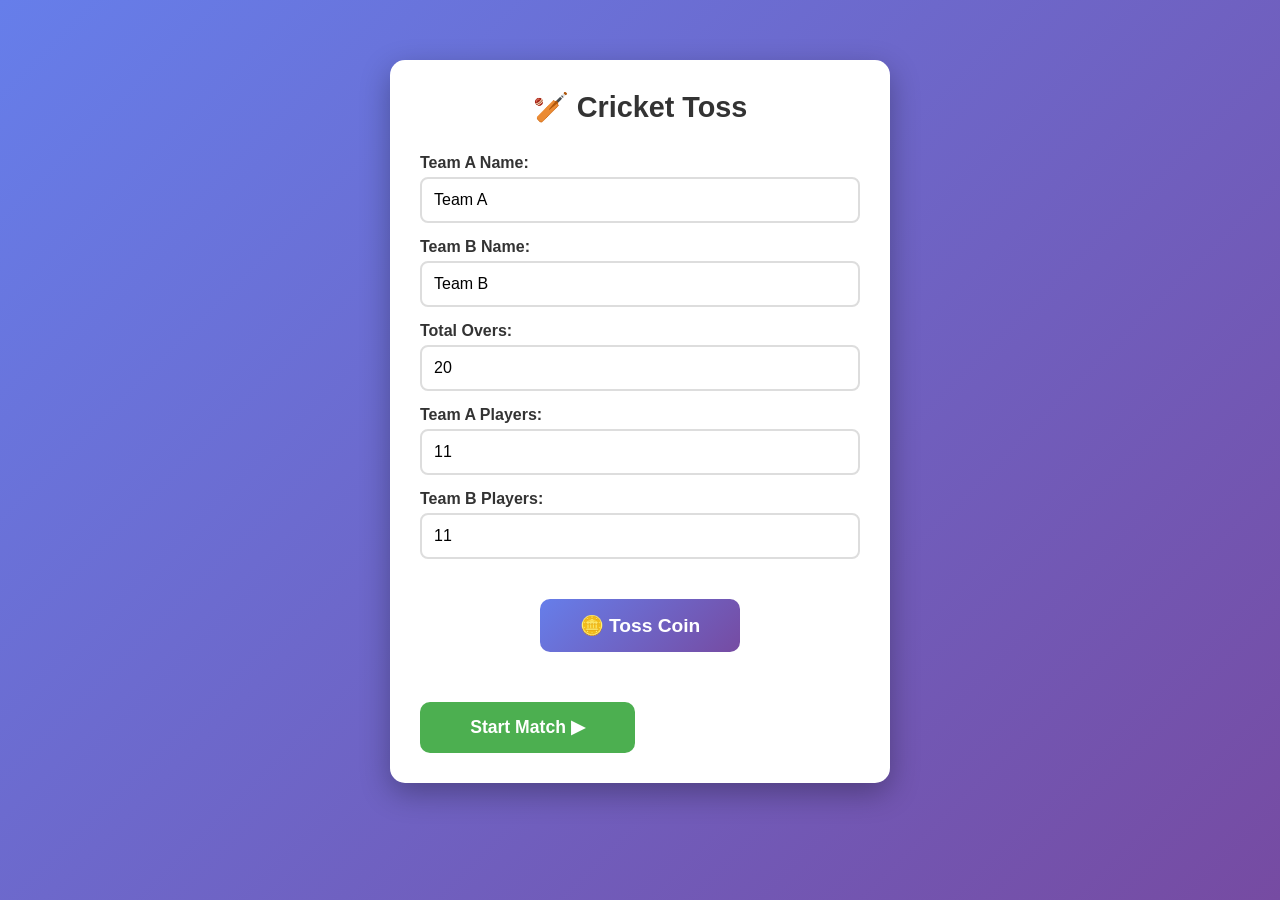
<file: index.html>
<!DOCTYPE html>
<html lang="en">
<head>
    <meta charset="UTF-8">
    <meta name="viewport" content="width=device-width, initial-scale=1.0">
    <title>Cricket Toss - ScoreLK</title>
    <link rel="stylesheet" href="styles.css">
    <style>
        .toss-container {
            max-width: 500px;
            margin: 50px auto;
            background: white;
            border-radius: 15px;
            padding: 30px;
            box-shadow: 0 10px 30px rgba(0, 0, 0, 0.3);
            text-align: center;
        }

        .toss-container h1 {
            color: #333;
            margin-bottom: 30px;
        }

        .team-inputs {
            margin-bottom: 30px;
        }

        .input-group {
            margin-bottom: 15px;
        }

        .input-group label {
            display: block;
            color: #333;
            font-weight: bold;
            margin-bottom: 5px;
            text-align: left;
        }

        .input-group input {
            width: 100%;
            padding: 12px;
            border: 2px solid #ddd;
            border-radius: 8px;
            font-size: 1em;
            transition: border-color 0.3s;
        }

        .input-group input:focus {
            outline: none;
            border-color: #667eea;
        }

        .toss-btn {
            background: linear-gradient(135deg, #667eea 0%, #764ba2 100%);
            color: white;
            border: none;
            padding: 15px 40px;
            border-radius: 10px;
            font-size: 1.2em;
            font-weight: bold;
            cursor: pointer;
            margin: 10px;
            transition: transform 0.3s, box-shadow 0.3s;
        }

        .toss-btn:hover {
            transform: translateY(-2px);
            box-shadow: 0 5px 15px rgba(0, 0, 0, 0.3);
        }

        .toss-btn:active {
            transform: translateY(0);
        }

        .toss-result {
            margin: 30px 0;
            padding: 20px;
            background: #f0f0f0;
            border-radius: 10px;
            min-height: 100px;
            display: none;
        }

        .toss-result.show {
            display: block;
            animation: fadeIn 0.5s;
        }

        @keyframes fadeIn {
            from { opacity: 0; transform: scale(0.9); }
            to { opacity: 1; transform: scale(1); }
        }

        .toss-result h2 {
            color: #667eea;
            margin-bottom: 10px;
            font-size: 1.5em;
        }

        .toss-result p {
            color: #333;
            font-size: 1.1em;
        }

        .coin-animation {
            font-size: 4em;
            margin: 20px 0;
            animation: flip 1s ease-in-out;
        }

        @keyframes flip {
            0% { transform: rotateY(0deg); }
            100% { transform: rotateY(1800deg); }
        }

        .action-buttons {
            margin-top: 20px;
        }

        .btn-start-match {
            background: #4CAF50;
            color: white;
            text-decoration: none;
            padding: 15px 30px;
            border-radius: 10px;
            font-size: 1.1em;
            font-weight: bold;
            display: inline-block;
            margin-top: 20px;
            transition: background 0.3s;
        }

        .btn-start-match:hover {
            background: #45a049;
        }
    </style>
</head>
<body>
    <div class="toss-container">
        <h1>🏏 Cricket Toss</h1>
        
        <div class="team-inputs">
            <div class="input-group">
                <label for="teamAInput">Team A Name:</label>
                <input type="text" id="teamAInput" placeholder="Enter Team A name" value="Team A">
            </div>
            
            <div class="input-group">
                <label for="teamBInput">Team B Name:</label>
                <input type="text" id="teamBInput" placeholder="Enter Team B name" value="Team B">
            </div>

            <div class="input-group">
                <label for="totalOvers">Total Overs:</label>
                <input type="number" id="totalOvers" placeholder="Enter overs (e.g., 20)" value="20" min="1" max="50">
            </div>

            <div class="input-group">
                <label for="teamAPlayers">Team A Players:</label>
                <input type="number" id="teamAPlayers" placeholder="Number of players" value="11" min="1" max="11">
            </div>

            <div class="input-group">
                <label for="teamBPlayers">Team B Players:</label>
                <input type="number" id="teamBPlayers" placeholder="Number of players" value="11" min="1" max="11">
            </div>
        </div>

        <button class="toss-btn" id="tossBtn">🪙 Toss Coin</button>

        <div class="toss-result" id="tossResult">
            <div class="coin-animation" id="coinAnimation">🪙</div>
            <h2 id="winnerText"></h2>
            <p id="resultText"></p>
            
            <div id="battingChoice" style="margin-top: 20px; display: none;">
                <h3 style="color: #333; margin-bottom: 15px;">Choose who bats first:</h3>
                <button class="toss-btn" id="teamABatsBtn" style="font-size: 1em; padding: 10px 20px;">Team A Bats First</button>
                <button class="toss-btn" id="teamBBatsBtn" style="font-size: 1em; padding: 10px 20px;">Team B Bats First</button>
            </div>
        </div>

        <div class="action-buttons">
            <a href="score.html" class="btn-start-match" id="startMatchBtn">Start Match ▶</a>
        </div>
    </div>

    <script>
        const teamAInput = document.getElementById('teamAInput');
        const teamBInput = document.getElementById('teamBInput');
        const totalOvers = document.getElementById('totalOvers');
        const teamAPlayers = document.getElementById('teamAPlayers');
        const teamBPlayers = document.getElementById('teamBPlayers');
        const tossBtn = document.getElementById('tossBtn');
        const tossResult = document.getElementById('tossResult');
        const winnerText = document.getElementById('winnerText');
        const resultText = document.getElementById('resultText');
        const coinAnimation = document.getElementById('coinAnimation');
        const battingChoice = document.getElementById('battingChoice');
        const teamABatsBtn = document.getElementById('teamABatsBtn');
        const teamBBatsBtn = document.getElementById('teamBBatsBtn');

        // Load saved values
        teamAInput.value = localStorage.getItem('teamAName') || 'Team A';
        teamBInput.value = localStorage.getItem('teamBName') || 'Team B';
        totalOvers.value = localStorage.getItem('totalOvers') || '20';
        teamAPlayers.value = localStorage.getItem('teamAPlayers') || '11';
        teamBPlayers.value = localStorage.getItem('teamBPlayers') || '11';

        tossBtn.addEventListener('click', () => {
            // Save all match settings
            const teamA = teamAInput.value.trim() || 'Team A';
            const teamB = teamBInput.value.trim() || 'Team B';
            const overs = parseInt(totalOvers.value) || 20;
            const playersA = parseInt(teamAPlayers.value) || 11;
            const playersB = parseInt(teamBPlayers.value) || 11;
            
            localStorage.setItem('teamAName', teamA);
            localStorage.setItem('teamBName', teamB);
            localStorage.setItem('totalOvers', overs);
            localStorage.setItem('teamAPlayers', playersA);
            localStorage.setItem('teamBPlayers', playersB);

            // Hide result during animation
            tossResult.classList.remove('show');
            battingChoice.style.display = 'none';
            
            // Random toss
            setTimeout(() => {
                const winner = Math.random() < 0.5 ? teamA : teamB;
                
                winnerText.textContent = `${winner} won the toss!`;
                resultText.textContent = `Match: ${overs} overs | ${teamA}: ${playersA} players | ${teamB}: ${playersB} players`;
                
                // Show result with animation
                coinAnimation.style.animation = 'none';
                setTimeout(() => {
                    coinAnimation.style.animation = 'flip 1s ease-in-out';
                    tossResult.classList.add('show');
                    battingChoice.style.display = 'block';
                }, 10);
            }, 100);
        });

        // Batting choice buttons
        teamABatsBtn.addEventListener('click', () => {
            const teamA = teamAInput.value.trim() || 'Team A';
            localStorage.setItem('battingFirst', 'A');
            alert(`${teamA} will bat first!`);
        });

        teamBBatsBtn.addEventListener('click', () => {
            const teamB = teamBInput.value.trim() || 'Team B';
            localStorage.setItem('battingFirst', 'B');
            alert(`${teamB} will bat first!`);
        });
    </script>
</body>
</html>
</file>
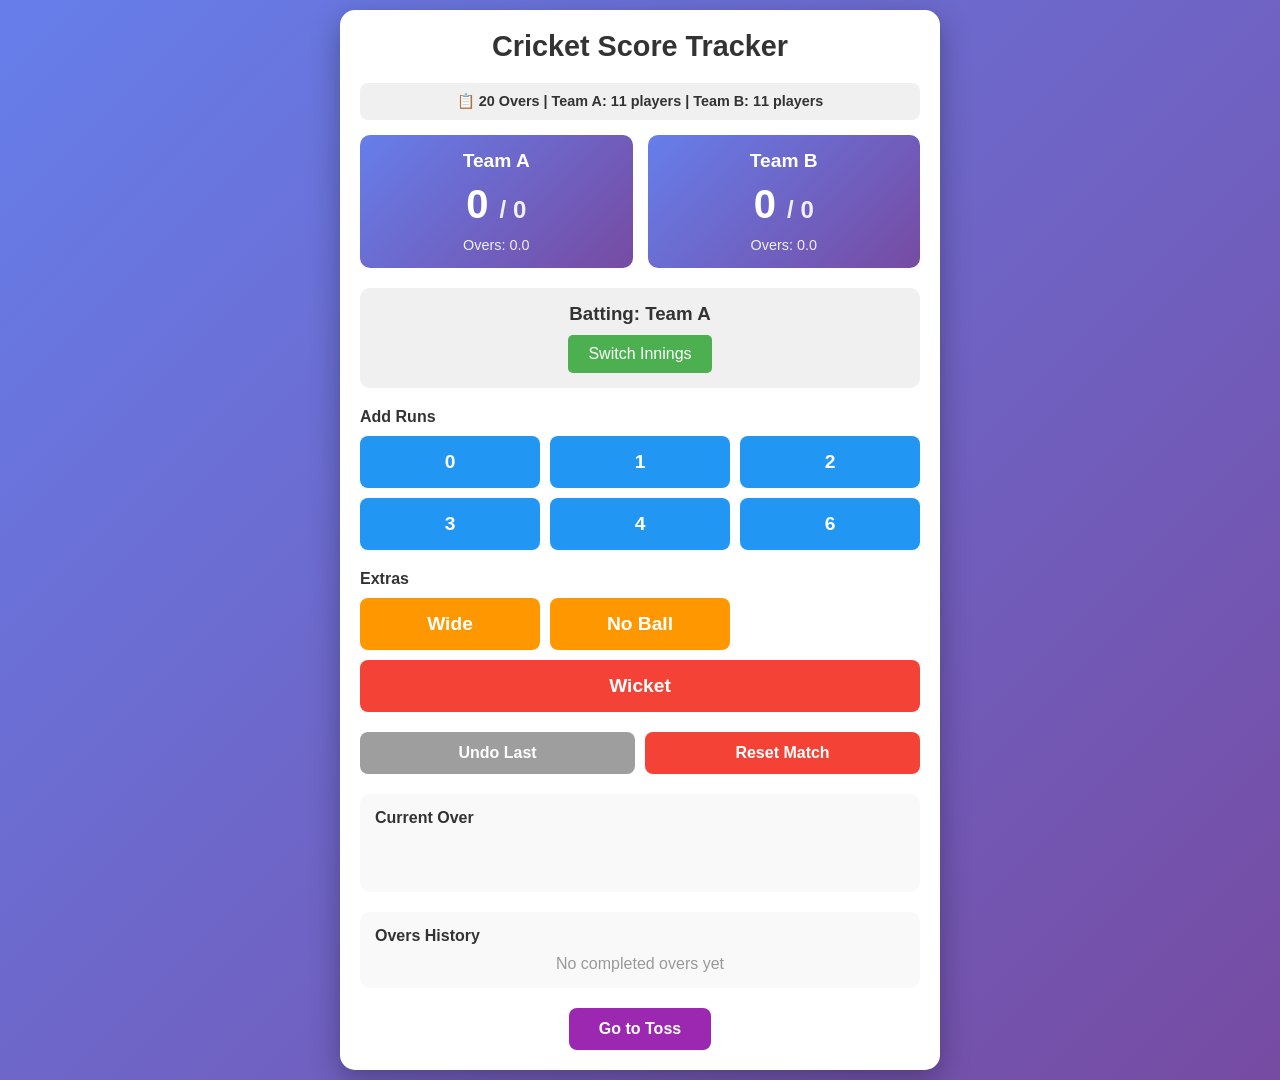
<file: score.html>
<!DOCTYPE html>
<html lang="en">
<head>
    <meta charset="UTF-8">
    <meta name="viewport" content="width=device-width, initial-scale=1.0">
    <title>Cricket Score Tracker</title>
    <link rel="stylesheet" href="styles.css">
</head>
<body>
    <div class="container">
        <h1>Cricket Score Tracker</h1>
        
        <div class="match-settings">
            <p>📋 <span id="matchOvers">20</span> Overs | <span id="teamANameSettings">Team A</span>: <span id="teamAPlayerCount">11</span> players | <span id="teamBNameSettings">Team B</span>: <span id="teamBPlayerCount">11</span> players</p>
        </div>

        <div class="match-info">
            <div class="team-display">
                <div class="team team-a">
                    <h2 id="teamAName">Team A</h2>
                    <div class="score-display">
                        <span class="runs" id="teamARuns">0</span>
                        <span class="wickets">/ <span id="teamAWickets">0</span></span>
                    </div>
                    <div class="overs">Overs: <span id="teamAOvers">0.0</span></div>
                </div>
                
                <div class="team team-b">
                    <h2 id="teamBName">Team B</h2>
                    <div class="score-display">
                        <span class="runs" id="teamBRuns">0</span>
                        <span class="wickets">/ <span id="teamBWickets">0</span></span>
                    </div>
                    <div class="overs">Overs: <span id="teamBOvers">0.0</span></div>
                </div>
            </div>
        </div>

        <div class="batting-team">
            <h3>Batting: <span id="battingTeam">Team A</span></h3>
            <button id="switchTeam" class="btn-switch">Switch Innings</button>
        </div>

        <div class="instruction-banner" id="instructionBanner" style="display: none;">
            <p>🎯 Now click a run button to add runs on the extra</p>
        </div>

        <div class="controls">
            <div class="runs-buttons">
                <h4>Add Runs</h4>
                <div class="button-grid">
                    <button class="btn-run" data-runs="0">0</button>
                    <button class="btn-run" data-runs="1">1</button>
                    <button class="btn-run" data-runs="2">2</button>
                    <button class="btn-run" data-runs="3">3</button>
                    <button class="btn-run" data-runs="4">4</button>
                    <button class="btn-run" data-runs="6">6</button>
                </div>
            </div>

            <div class="extras-buttons">
                <h4>Extras</h4>
                <div class="button-grid">
                    <button class="btn-extra" data-extra="wide">Wide</button>
                    <button class="btn-extra" data-extra="noball">No Ball</button>
                    <button class="btn-wicket">Wicket</button>
                </div>
            </div>

            <div class="action-buttons">
                <button id="undoBtn" class="btn-undo">Undo Last</button>
                <button id="resetBtn" class="btn-reset">Reset Match</button>
            </div>
        </div>

        <div class="current-over">
            <h4>Current Over</h4>
            <div id="overBalls" class="balls-display"></div>
        </div>

        <div class="overs-history">
            <h4>Overs History</h4>
            <div id="oversHistory" class="history-display"></div>
        </div>

        <div class="toss-link">
            <a href="index.html" class="btn-toss">Go to Toss</a>
        </div>
    </div>

    <script src="script.js"></script>
</body>
</html>
</file>
<file: styles.css>
* {
    margin: 0;
    padding: 0;
    box-sizing: border-box;
}

body {
    font-family: 'Segoe UI', Tahoma, Geneva, Verdana, sans-serif;
    background: linear-gradient(135deg, #667eea 0%, #764ba2 100%);
    min-height: 100vh;
    padding: 10px;
}

.container {
    max-width: 600px;
    margin: 0 auto;
    background: white;
    border-radius: 15px;
    padding: 20px;
    box-shadow: 0 10px 30px rgba(0, 0, 0, 0.3);
}

h1 {
    text-align: center;
    color: #333;
    margin-bottom: 20px;
    font-size: 1.8em;
}

.match-settings {
    text-align: center;
    background: #f0f0f0;
    padding: 10px;
    border-radius: 8px;
    margin-bottom: 15px;
    color: #333;
    font-weight: bold;
    font-size: 0.9em;
}

.match-info {
    margin-bottom: 20px;
}

.team-display {
    display: grid;
    grid-template-columns: 1fr 1fr;
    gap: 15px;
}

.team {
    background: linear-gradient(135deg, #667eea 0%, #764ba2 100%);
    padding: 15px;
    border-radius: 10px;
    color: white;
    text-align: center;
}

.team h2 {
    font-size: 1.2em;
    margin-bottom: 10px;
}

.score-display {
    font-size: 2.5em;
    font-weight: bold;
    margin: 10px 0;
}

.score-display .runs {
    color: #fff;
}

.score-display .wickets {
    font-size: 0.6em;
    opacity: 0.9;
}

.overs {
    font-size: 0.9em;
    opacity: 0.9;
}

.batting-team {
    text-align: center;
    margin: 20px 0;
    padding: 15px;
    background: #f0f0f0;
    border-radius: 10px;
}

.batting-team h3 {
    margin-bottom: 10px;
    color: #333;
}

.instruction-banner {
    background: #FF9800;
    color: white;
    padding: 10px;
    border-radius: 8px;
    text-align: center;
    margin: 10px 0;
    font-weight: bold;
    animation: pulse 1.5s infinite;
}

@keyframes pulse {
    0%, 100% { opacity: 1; }
    50% { opacity: 0.7; }
}

.btn-switch {
    background: #4CAF50;
    color: white;
    border: none;
    padding: 10px 20px;
    border-radius: 5px;
    font-size: 1em;
    cursor: pointer;
    transition: background 0.3s;
}

.btn-switch:hover {
    background: #45a049;
}

.controls {
    margin: 20px 0;
}

.runs-buttons, .extras-buttons {
    margin-bottom: 20px;
}

.controls h4 {
    color: #333;
    margin-bottom: 10px;
}

.button-grid {
    display: grid;
    grid-template-columns: repeat(3, 1fr);
    gap: 10px;
}

.btn-run, .btn-extra, .btn-wicket {
    padding: 15px;
    font-size: 1.2em;
    font-weight: bold;
    border: none;
    border-radius: 8px;
    cursor: pointer;
    transition: transform 0.1s, box-shadow 0.1s;
}

.btn-run {
    background: #2196F3;
    color: white;
}

.btn-run:active {
    transform: scale(0.95);
    box-shadow: 0 2px 5px rgba(0, 0, 0, 0.2);
}

.btn-extra {
    background: #FF9800;
    color: white;
}

.btn-extra:active {
    transform: scale(0.95);
}

.btn-wicket {
    background: #f44336;
    color: white;
    grid-column: span 3;
}

.btn-wicket:active {
    transform: scale(0.95);
}

.action-buttons {
    display: grid;
    grid-template-columns: 1fr 1fr;
    gap: 10px;
    margin-top: 20px;
}

.btn-undo, .btn-reset {
    padding: 12px;
    font-size: 1em;
    border: none;
    border-radius: 8px;
    cursor: pointer;
    font-weight: bold;
}

.btn-undo {
    background: #9E9E9E;
    color: white;
}

.btn-reset {
    background: #f44336;
    color: white;
}

.current-over {
    margin: 20px 0;
    padding: 15px;
    background: #f9f9f9;
    border-radius: 10px;
}

.current-over h4 {
    color: #333;
    margin-bottom: 10px;
}

.balls-display {
    display: flex;
    flex-wrap: wrap;
    gap: 8px;
    min-height: 40px;
}

.overs-history {
    margin: 20px 0;
    padding: 15px;
    background: #f9f9f9;
    border-radius: 10px;
    max-height: 300px;
    overflow-y: auto;
}

.overs-history h4 {
    color: #333;
    margin-bottom: 10px;
}

.history-display {
    display: flex;
    flex-direction: column;
    gap: 10px;
}

.over-row {
    background: white;
    padding: 10px;
    border-radius: 8px;
    border-left: 4px solid #667eea;
}

.over-row .over-number {
    font-weight: bold;
    color: #667eea;
    margin-bottom: 5px;
    font-size: 0.9em;
}

.over-row .over-balls {
    display: flex;
    flex-wrap: wrap;
    gap: 6px;
}

.over-row .over-summary {
    margin-top: 5px;
    font-size: 0.85em;
    color: #666;
}

.ball {
    width: 35px;
    height: 35px;
    display: flex;
    align-items: center;
    justify-content: center;
    border-radius: 50%;
    font-weight: bold;
    font-size: 0.9em;
}

.ball.runs {
    background: #2196F3;
    color: white;
}

.ball.wicket {
    background: #f44336;
    color: white;
}

.ball.extra {
    background: #FF9800;
    color: white;
}

.toss-link {
    text-align: center;
    margin-top: 20px;
}

.btn-toss {
    display: inline-block;
    background: #9C27B0;
    color: white;
    padding: 12px 30px;
    border-radius: 8px;
    text-decoration: none;
    font-weight: bold;
    transition: background 0.3s;
}

.btn-toss:hover {
    background: #7B1FA2;
}

/* Mobile Optimization */
@media (max-width: 480px) {
    .container {
        padding: 15px;
    }

    h1 {
        font-size: 1.5em;
    }

    .score-display {
        font-size: 2em;
    }

    .button-grid {
        gap: 8px;
    }

    .btn-run, .btn-extra, .btn-wicket {
        padding: 12px;
        font-size: 1em;
    }
}
</file>
